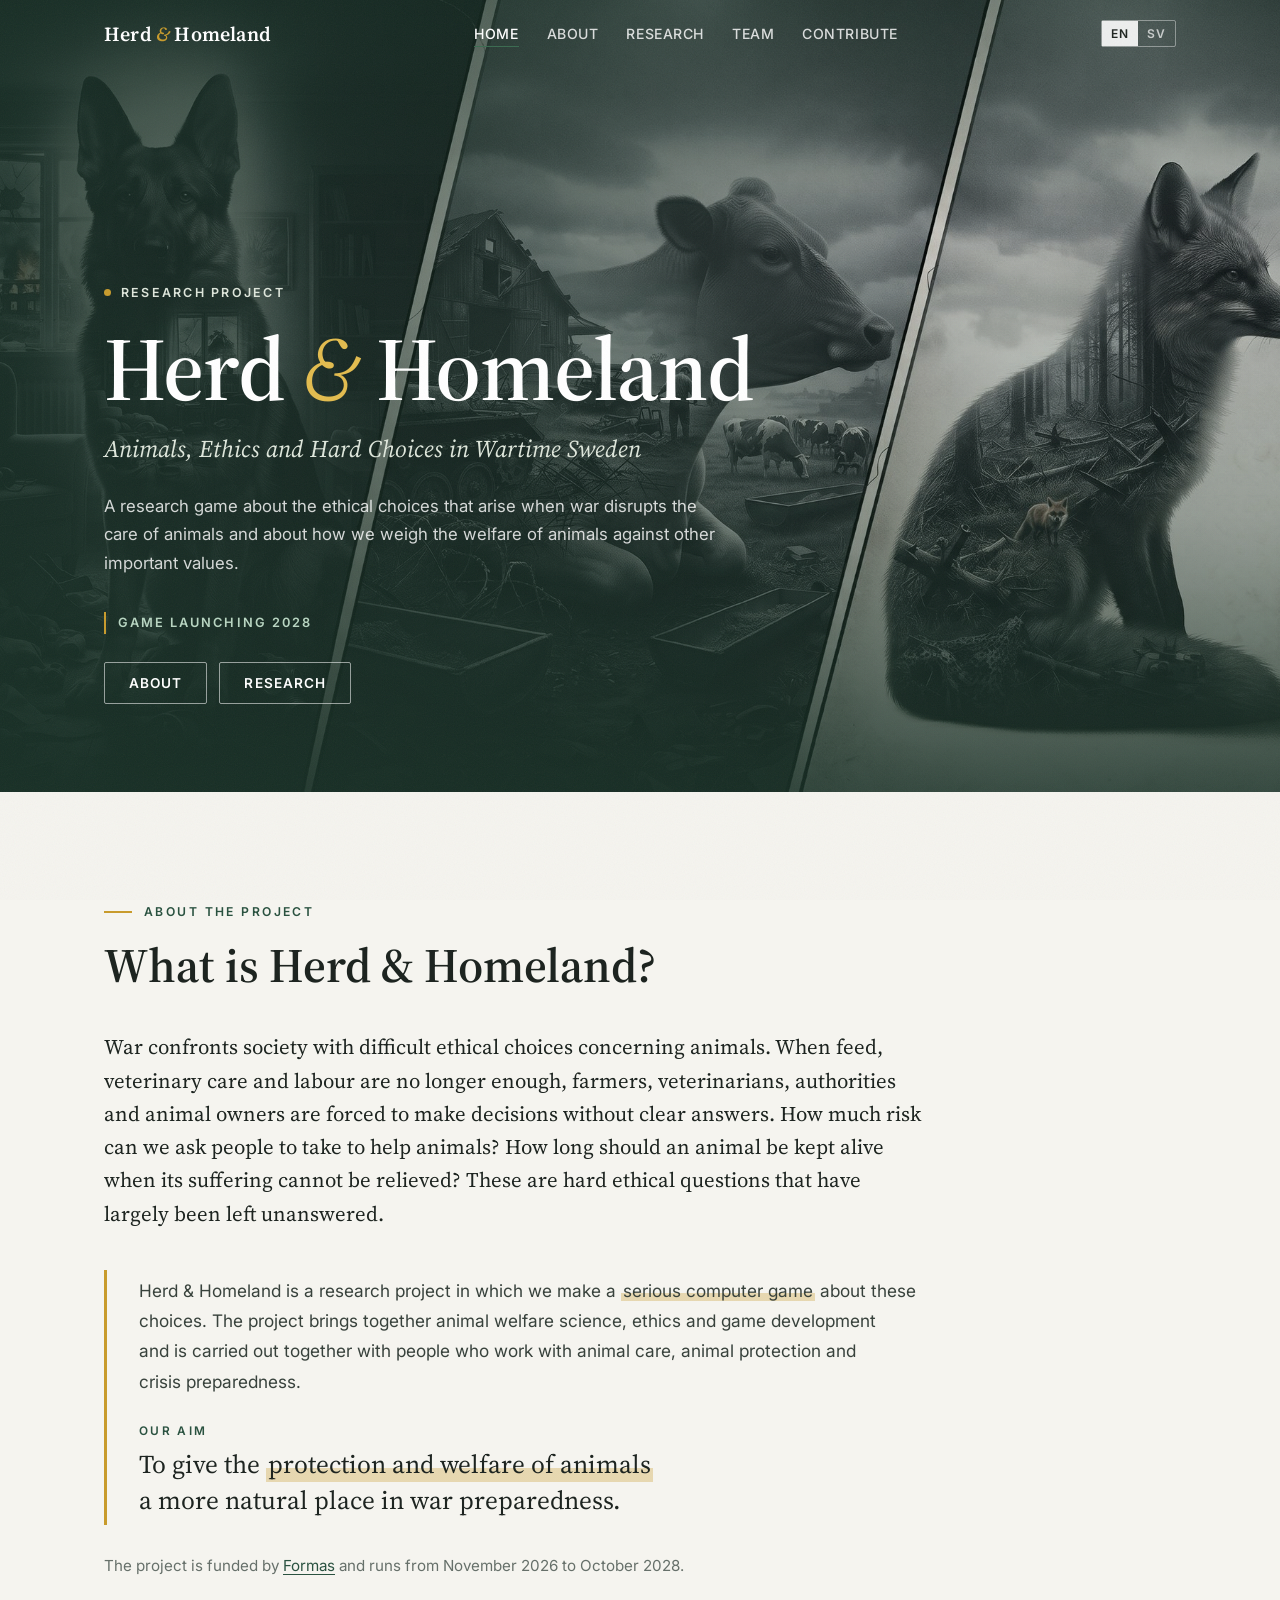
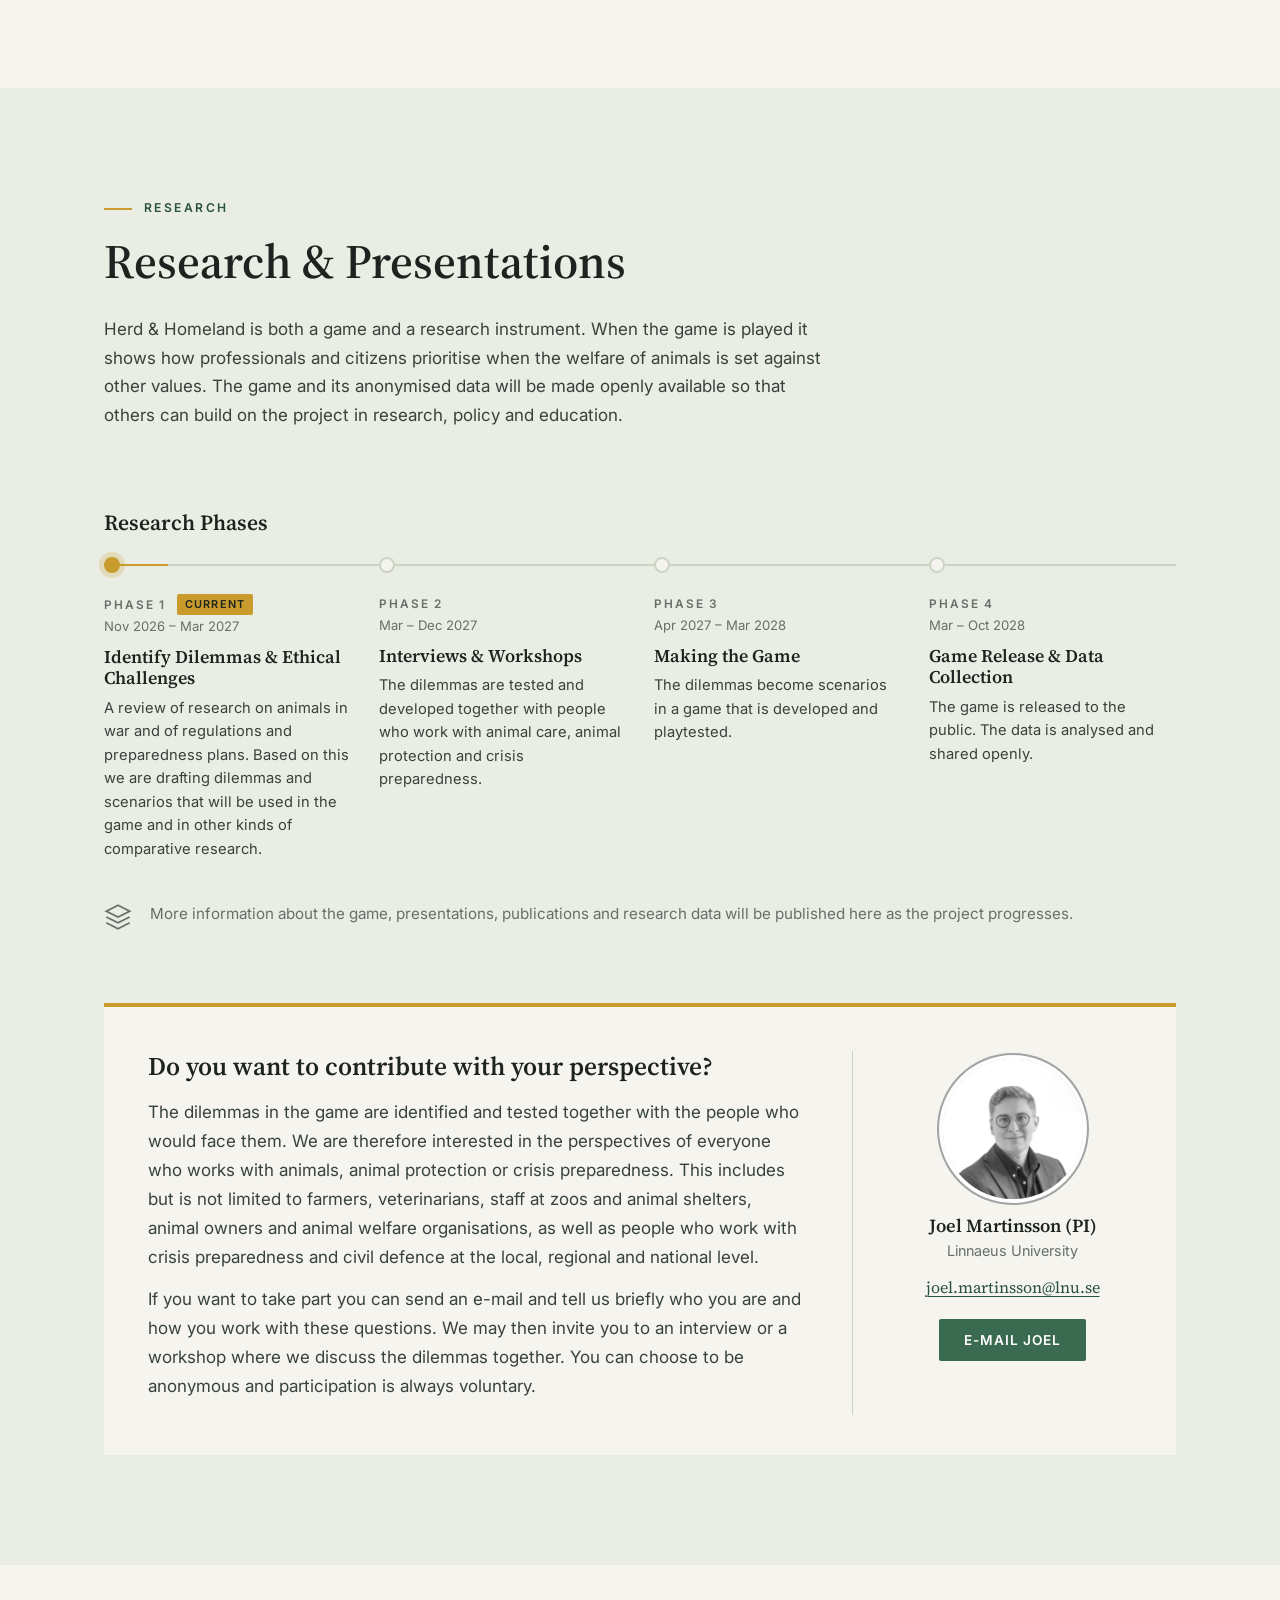
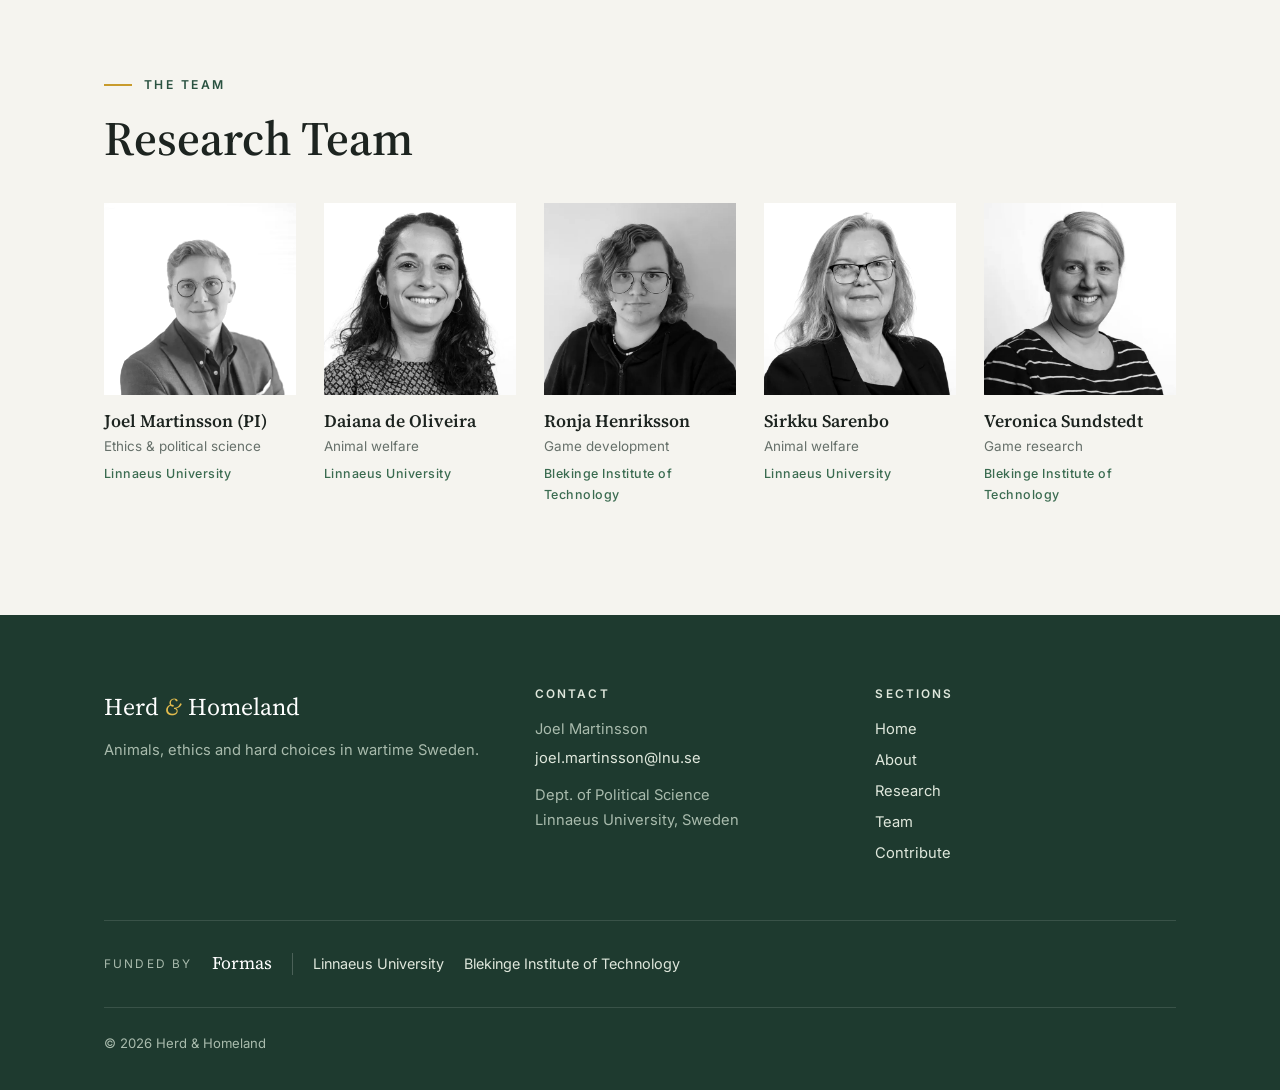
<file: index.html>
<!DOCTYPE html>
<html lang="en">
<head>
    <meta charset="UTF-8">
    <meta name="viewport" content="width=device-width, initial-scale=1.0">
    <title>Herd &amp; Homeland</title>
    <meta name="description" content="Herd &amp; Homeland is a research game about animals, ethics and hard choices in wartime Sweden. Funded by Formas.">
    <link rel="canonical" href="https://animalsinwar.com/">

    <!-- Open Graph -->
    <meta property="og:type" content="website">
    <meta property="og:url" content="https://animalsinwar.com/">
    <meta property="og:title" content="Herd &amp; Homeland: Animals, Ethics and Hard Choices in Wartime Sweden">
    <meta property="og:description" content="A research game about the ethical choices that arise when war disrupts the care of animals.">
    <meta property="og:image" content="https://animalsinwar.com/images/og-image.jpg">
    <meta property="og:locale" content="en_US">
    <meta property="og:locale:alternate" content="sv_SE">
    <meta property="og:site_name" content="Herd &amp; Homeland">

    <!-- Twitter Card -->
    <meta name="twitter:card" content="summary_large_image">
    <meta name="twitter:title" content="Herd &amp; Homeland: Animals, Ethics and Hard Choices in Wartime Sweden">
    <meta name="twitter:description" content="A research game about the ethical choices that arise when war disrupts the care of animals.">
    <meta name="twitter:image" content="https://animalsinwar.com/images/og-image.jpg">

    <meta name="keywords" content="Herd and Homeland, animals in war, animal ethics, animal welfare, civil defence, war preparedness, serious game, Formas, Linnaeus University, BTH">
    <meta name="author" content="Joel Martinsson, Linnaeus University">
    <meta name="robots" content="index, follow">

    <link rel="preconnect" href="https://fonts.googleapis.com">
    <link rel="preconnect" href="https://fonts.gstatic.com" crossorigin>
    <link href="https://fonts.googleapis.com/css2?family=Source+Serif+4:ital,opsz,wght@0,8..60,400;0,8..60,600;1,8..60,400&family=Inter:wght@400;500;600&display=swap" rel="stylesheet">
    <link rel="stylesheet" href="css/style.css?v=9">
    <link rel="icon" type="image/svg+xml" href="images/favicon.svg">
</head>
<body>

    <!-- ===== NAVIGATION ===== -->
    <nav class="navbar" id="navbar">
        <div class="nav-inner">
            <a href="#home" class="nav-logo">Herd <span class="amp">&amp;</span> Homeland</a>
            <ul class="nav-links" id="navLinks">
                <li><a href="#home" class="active" data-en="Home" data-sv="Hem">Home</a></li>
                <li><a href="#about" data-en="About" data-sv="Om projektet">About</a></li>
                <li><a href="#research" data-en="Research" data-sv="Forskning">Research</a></li>
                <li><a href="#team" data-en="Team" data-sv="Teamet">Team</a></li>
                <li><a href="#contribute" data-en="Contribute" data-sv="Medverka">Contribute</a></li>
            </ul>
            <div class="nav-right">
                <button class="lang-switch" id="langSwitch" aria-label="Switch language / Byt språk">
                    <span class="lang-en active">EN</span>
                    <span class="lang-sv">SV</span>
                </button>
                <button class="mobile-toggle" id="mobileToggle" aria-label="Menu">
                    <span></span><span></span><span></span>
                </button>
            </div>
        </div>
    </nav>

    <!-- ===== HERO ===== -->
    <header id="home" class="hero">
        <div class="hero-bg">
            <img src="images/hero.jpg" alt="" aria-hidden="true">
            <div class="hero-shade"></div>
        </div>
        <div class="hero-content">
            <div class="hero-label">
                <span class="label-dot"></span>
                <span data-en="Research Project" data-sv="Forskningsprojekt">Research Project</span>
            </div>
            <h1>Herd <span class="amp">&amp;</span> Homeland</h1>
            <p class="hero-subtitle" data-en="Animals, Ethics and Hard Choices in Wartime Sweden" data-sv="Djur, etik och svåra val i krigets Sverige">Animals, Ethics and Hard Choices in Wartime Sweden</p>
            <p class="hero-desc" data-en="A research game about the ethical choices that arise when war disrupts the care of animals and about how we weigh the welfare of animals against other important values." data-sv="Ett forskningsspel om de etiska val som uppstår när kriget stör omsorgen om djuren och om hur vi väger djurens välfärd mot andra viktiga värden.">A research game about the ethical choices that arise when war disrupts the care of animals and about how we weigh the welfare of animals against other important values.</p>
            <p class="hero-launch" data-en="Game launching 2028" data-sv="Spelsläpp 2028">Game launching 2028</p>
            <div class="hero-buttons">
                <a href="#about" class="btn btn-ghost" data-en="About" data-sv="Om projektet">About</a>
                <a href="#research" class="btn btn-ghost" data-en="Research" data-sv="Forskning">Research</a>
            </div>
        </div>
    </header>

    <!-- ===== ABOUT ===== -->
    <section id="about" class="section">
        <div class="container">
            <div class="section-eyebrow" data-en="About the Project" data-sv="Om projektet">About the Project</div>
            <h2 class="section-heading" data-en="What is Herd &amp; Homeland?" data-sv="Vad är Herd &amp; Homeland?">What is Herd &amp; Homeland?</h2>

            <div class="about-content">
                <p class="lead" data-en="War confronts society with difficult ethical choices concerning animals. When feed, veterinary care and labour are no longer enough, farmers, veterinarians, authorities and animal owners are forced to make decisions without clear answers. How much risk can we ask people to take to help animals? How long should an animal be kept alive when its suffering cannot be relieved? These are hard ethical questions that have largely been left unanswered." data-sv="Krig ställer samhället inför svåra etiska val som rör djuren. När foder, veterinärvård och arbetskraft inte längre räcker till tvingas lantbrukare, veterinärer, myndigheter och djurägare att fatta beslut utan tydliga svar. Hur stor risk kan vi begära att människor tar för att hjälpa djuren? Hur länge bör ett djur hållas vid liv när dess lidande inte går att lindra? Det är svåra etiska frågor som till stor del har lämnats obesvarade.">War confronts society with difficult ethical choices concerning animals. When feed, veterinary care and labour are no longer enough, farmers, veterinarians, authorities and animal owners are forced to make decisions without clear answers. How much risk can we ask people to take to help animals? How long should an animal be kept alive when its suffering cannot be relieved? These are hard ethical questions that have largely been left unanswered.</p>
            </div>

            <div class="key-panel">
                <p class="key-text" data-en="Herd &amp;amp; Homeland is a research project in which we make a &lt;mark&gt;serious computer game&lt;/mark&gt; about these choices. The project brings together animal welfare science, ethics and game development and is carried out together with people who work with animal care, animal protection and crisis preparedness." data-sv="Herd &amp;amp; Homeland är ett forskningsprojekt där vi gör ett &lt;mark&gt;seriöst datorspel&lt;/mark&gt; om dessa val. Projektet förenar djurvälfärdsvetenskap, etik och spelutveckling och genomförs tillsammans med personer som arbetar med djuromsorg, djurskydd och krisberedskap.">Herd &amp; Homeland is a research project in which we make a <mark>serious computer game</mark> about these choices. The project brings together animal welfare science, ethics and game development and is carried out together with people who work with animal care, animal protection and crisis preparedness.</p>
                <div class="key-aim">
                    <span class="key-aim-label" data-en="Our aim" data-sv="Vårt mål">Our aim</span>
                    <p data-en="To give the &lt;mark&gt;protection and welfare of animals&lt;/mark&gt; a more natural place in war preparedness." data-sv="Att &lt;mark&gt;djurens skydd och välfärd&lt;/mark&gt; ska få en mer självklar plats i krigsberedskapen.">To give the <mark>protection and welfare of animals</mark> a more natural place in war preparedness.</p>
                </div>
            </div>

            <p class="funding-note" data-en="The project is funded by &lt;a href='https://formas.se/en/start-page.html' target='_blank' rel='noopener'&gt;Formas&lt;/a&gt; and runs from November 2026 to October 2028." data-sv="Projektet finansieras av &lt;a href='https://formas.se' target='_blank' rel='noopener'&gt;Formas&lt;/a&gt; och pågår från november 2026 till oktober 2028.">The project is funded by <a href="https://formas.se/en/start-page.html" target="_blank" rel="noopener">Formas</a> and runs from November 2026 to October 2028.</p>
        </div>
    </section>

    <!-- ===== RESEARCH ===== -->
    <section id="research" class="section section-alt">
        <div class="container">
            <div class="section-eyebrow" data-en="Research" data-sv="Forskning">Research</div>
            <h2 class="section-heading" data-en="Research &amp; Presentations" data-sv="Forskning &amp; presentationer">Research &amp; Presentations</h2>
            <p class="section-intro" data-en="Herd &amp;amp; Homeland is both a game and a research instrument. When the game is played it shows how professionals and citizens prioritise when the welfare of animals is set against other values. The game and its anonymised data will be made openly available so that others can build on the project in research, policy and education." data-sv="Herd &amp;amp; Homeland är både ett spel och ett forskningsinstrument. När spelet spelas visar det hur yrkesverksamma och medborgare prioriterar när djurens välfärd ställs mot andra värden. Spelet och dess avidentifierade data kommer att göras öppet tillgängliga så att andra kan bygga vidare på projektet inom forskning, policy och utbildning.">Herd &amp; Homeland is both a game and a research instrument. When the game is played it shows how professionals and citizens prioritise when the welfare of animals is set against other values. The game and its anonymised data will be made openly available so that others can build on the project in research, policy and education.</p>

            <div class="phases">
                <h3 class="phases-heading" data-en="Research Phases" data-sv="Forskningsfaser">Research Phases</h3>
                <div class="phases-track"><div class="phases-progress" style="width: 6%"></div></div>
                <div class="phases-grid">
                    <div class="phase current">
                        <div class="phase-marker"></div>
                        <div class="phase-number"><span data-en="Phase 1" data-sv="Fas 1">Phase 1</span> <span class="phase-badge" data-en="Current" data-sv="Pågår">Current</span></div>
                        <div class="phase-time" data-en="Nov 2026 – Mar 2027" data-sv="Nov 2026 – mars 2027">Nov 2026 – Mar 2027</div>
                        <h4 data-en="Identify Dilemmas &amp;amp; Ethical Challenges" data-sv="Identifiera dilemman &amp;amp; etiska utmaningar">Identify Dilemmas &amp; Ethical Challenges</h4>
                        <p data-en="A review of research on animals in war and of regulations and preparedness plans. Based on this we are drafting dilemmas and scenarios that will be used in the game and in other kinds of comparative research." data-sv="En genomgång av forskning om djur i krig samt av regelverk och beredskapsplaner. Utifrån den tar vi fram utkast till dilemman och scenarier som ska användas i spelet och i andra slags jämförande forskning.">A review of research on animals in war and of regulations and preparedness plans. Based on this we are drafting dilemmas and scenarios that will be used in the game and in other kinds of comparative research.</p>
                    </div>
                    <div class="phase future">
                        <div class="phase-marker"></div>
                        <div class="phase-number" data-en="Phase 2" data-sv="Fas 2">Phase 2</div>
                        <div class="phase-time" data-en="Mar – Dec 2027" data-sv="Mars – dec 2027">Mar – Dec 2027</div>
                        <h4 data-en="Interviews &amp;amp; Workshops" data-sv="Intervjuer &amp;amp; workshops">Interviews &amp; Workshops</h4>
                        <p data-en="The dilemmas are tested and developed together with people who work with animal care, animal protection and crisis preparedness." data-sv="Dilemmana prövas och utvecklas tillsammans med personer som arbetar med djuromsorg, djurskydd och krisberedskap.">The dilemmas are tested and developed together with people who work with animal care, animal protection and crisis preparedness.</p>
                    </div>
                    <div class="phase future">
                        <div class="phase-marker"></div>
                        <div class="phase-number" data-en="Phase 3" data-sv="Fas 3">Phase 3</div>
                        <div class="phase-time" data-en="Apr 2027 – Mar 2028" data-sv="April 2027 – mars 2028">Apr 2027 – Mar 2028</div>
                        <h4 data-en="Making the Game" data-sv="Spelet görs">Making the Game</h4>
                        <p data-en="The dilemmas become scenarios in a game that is developed and playtested." data-sv="Dilemmana blir scenarier i ett spel som utvecklas och speltestas.">The dilemmas become scenarios in a game that is developed and playtested.</p>
                    </div>
                    <div class="phase future">
                        <div class="phase-marker"></div>
                        <div class="phase-number" data-en="Phase 4" data-sv="Fas 4">Phase 4</div>
                        <div class="phase-time" data-en="Mar – Oct 2028" data-sv="Mars – okt 2028">Mar – Oct 2028</div>
                        <h4 data-en="Game Release &amp;amp; Data Collection" data-sv="Spelsläpp &amp;amp; datainsamling">Game Release &amp; Data Collection</h4>
                        <p data-en="The game is released to the public. The data is analysed and shared openly." data-sv="Spelet släpps för allmänheten. Data analyseras och delas öppet.">The game is released to the public. The data is analysed and shared openly.</p>
                    </div>
                </div>
            </div>

            <div class="research-coming">
                <svg viewBox="0 0 24 24" width="28" height="28" fill="none" stroke="currentColor" stroke-width="1.5" aria-hidden="true"><path d="M12 2L2 7l10 5 10-5-10-5z"/><path d="M2 17l10 5 10-5"/><path d="M2 12l10 5 10-5"/></svg>
                <p data-en="More information about the game, presentations, publications and research data will be published here as the project progresses." data-sv="Mer information om spelet, presentationer, publikationer och forskningsdata kommer att publiceras här allteftersom projektet fortskrider.">More information about the game, presentations, publications and research data will be published here as the project progresses.</p>
            </div>

            <div id="contribute" class="contribute">
                <div class="contribute-text">
                    <h3 data-en="Do you want to contribute with your perspective?" data-sv="Vill du bidra med ditt perspektiv?">Do you want to contribute with your perspective?</h3>
                    <p data-en="The dilemmas in the game are identified and tested together with the people who would face them. We are therefore interested in the perspectives of everyone who works with animals, animal protection or crisis preparedness. This includes but is not limited to farmers, veterinarians, staff at zoos and animal shelters, animal owners and animal welfare organisations, as well as people who work with crisis preparedness and civil defence at the local, regional and national level." data-sv="Dilemmana i spelet identifieras och prövas tillsammans med de människor som skulle ställas inför dem. Vi är därför intresserade av perspektiven hos alla som arbetar med djur, djurskydd eller krisberedskap. Det inkluderar men är inte begränsat till lantbrukare, veterinärer, personal på djurparker och djurhem, djurägare och djurskyddsorganisationer samt personer som arbetar med krisberedskap och civilt försvar på lokal, regional och nationell nivå.">The dilemmas in the game are identified and tested together with the people who would face them. We are therefore interested in the perspectives of everyone who works with animals, animal protection or crisis preparedness. This includes but is not limited to farmers, veterinarians, staff at zoos and animal shelters, animal owners and animal welfare organisations, as well as people who work with crisis preparedness and civil defence at the local, regional and national level.</p>
                    <p data-en="If you want to take part you can send an e-mail and tell us briefly who you are and how you work with these questions. We may then invite you to an interview or a workshop where we discuss the dilemmas together. You can choose to be anonymous and participation is always voluntary." data-sv="Om du vill delta kan du skicka ett mejl och kort berätta vem du är och hur du arbetar med dessa frågor. Vi kan sedan bjuda in dig till en intervju eller en workshop där vi diskuterar dilemmana tillsammans. Du kan välja att vara anonym och deltagandet är alltid frivilligt.">If you want to take part you can send an e-mail and tell us briefly who you are and how you work with these questions. We may then invite you to an interview or a workshop where we discuss the dilemmas together. You can choose to be anonymous and participation is always voluntary.</p>
                </div>
                <div class="contribute-card">
                    <img src="images/joel.webp" alt="Joel Martinsson" loading="lazy">
                    <h4>Joel Martinsson (PI)</h4>
                    <p data-en="Linnaeus University" data-sv="Linnéuniversitetet">Linnaeus University</p>
                    <p class="email"><a href="mailto:joel.martinsson@lnu.se">joel.martinsson@lnu.se</a></p>
                    <a class="btn btn-primary" href="mailto:joel.martinsson@lnu.se?subject=Herd%20%26%20Homeland" data-en="E-mail Joel" data-sv="Mejla Joel">E-mail Joel</a>
                </div>
            </div>
        </div>
    </section>

    <!-- ===== TEAM ===== -->
    <section id="team" class="section">
        <div class="container">
            <div class="section-eyebrow" data-en="The Team" data-sv="Teamet">The Team</div>
            <h2 class="section-heading" data-en="Research Team" data-sv="Forskarteamet">Research Team</h2>
            <div class="team-row">
                <a href="https://joelmartinsson.org" target="_blank" rel="noopener" class="member">
                    <div class="member-img"><img src="images/joel.webp" alt="Joel Martinsson" loading="lazy"></div>
                    <h3>Joel Martinsson (PI)</h3>
                    <p class="role" data-en="Ethics &amp;amp; political science" data-sv="Etik &amp;amp; statsvetenskap">Ethics &amp; political science</p>
                    <p class="org" data-en="Linnaeus University" data-sv="Linnéuniversitetet">Linnaeus University</p>
                </a>
                <a href="https://www.lnu.se/personal/daiana.deoliveira" target="_blank" rel="noopener" class="member">
                    <div class="member-img"><img src="images/daiana.webp" alt="Daiana de Oliveira" loading="lazy"></div>
                    <h3>Daiana de Oliveira</h3>
                    <p class="role" data-en="Animal welfare" data-sv="Djurvälfärd">Animal welfare</p>
                    <p class="org" data-en="Linnaeus University" data-sv="Linnéuniversitetet">Linnaeus University</p>
                </a>
                <a href="https://www.bth.se/om-bth/personer/ronja-henriksson" target="_blank" rel="noopener" class="member">
                    <div class="member-img"><img src="images/ronja.webp" alt="Ronja Henriksson" loading="lazy"></div>
                    <h3>Ronja Henriksson</h3>
                    <p class="role" data-en="Game development" data-sv="Spelutveckling">Game development</p>
                    <p class="org" data-en="Blekinge Institute of Technology" data-sv="Blekinge Tekniska Högskola">Blekinge Institute of Technology</p>
                </a>
                <a href="https://www.lnu.se/personal/sirkku.sarenbo" target="_blank" rel="noopener" class="member">
                    <div class="member-img"><img src="images/sirkku.webp" alt="Sirkku Sarenbo" loading="lazy"></div>
                    <h3>Sirkku Sarenbo</h3>
                    <p class="role" data-en="Animal welfare" data-sv="Djurvälfärd">Animal welfare</p>
                    <p class="org" data-en="Linnaeus University" data-sv="Linnéuniversitetet">Linnaeus University</p>
                </a>
                <a href="https://www.bth.se/om-bth/personer/veronica-sundstedt" target="_blank" rel="noopener" class="member">
                    <div class="member-img"><img src="images/veronica.webp" alt="Veronica Sundstedt" loading="lazy"></div>
                    <h3>Veronica Sundstedt</h3>
                    <p class="role" data-en="Game research" data-sv="Spelforskning">Game research</p>
                    <p class="org" data-en="Blekinge Institute of Technology" data-sv="Blekinge Tekniska Högskola">Blekinge Institute of Technology</p>
                </a>
            </div>
        </div>
    </section>

    <!-- ===== FOOTER ===== -->
    <footer class="footer">
        <div class="container">
            <div class="footer-top">
                <div class="footer-col">
                    <div class="footer-logo">Herd <span class="amp">&amp;</span> Homeland</div>
                    <p data-en="Animals, ethics and hard choices in wartime Sweden." data-sv="Djur, etik och svåra val i krigets Sverige.">Animals, ethics and hard choices in wartime Sweden.</p>
                </div>
                <div class="footer-col">
                    <h4 data-en="Contact" data-sv="Kontakt">Contact</h4>
                    <p>Joel Martinsson</p>
                    <p><a href="mailto:joel.martinsson@lnu.se">joel.martinsson@lnu.se</a></p>
                    <p class="footer-address" data-en="Dept. of Political Science&lt;br&gt;Linnaeus University, Sweden" data-sv="Institutionen för statsvetenskap&lt;br&gt;Linnéuniversitetet">Dept. of Political Science<br>Linnaeus University, Sweden</p>
                </div>
                <div class="footer-col">
                    <h4 data-en="Sections" data-sv="Sektioner">Sections</h4>
                    <ul>
                        <li><a href="#home" data-en="Home" data-sv="Hem">Home</a></li>
                        <li><a href="#about" data-en="About" data-sv="Om projektet">About</a></li>
                        <li><a href="#research" data-en="Research" data-sv="Forskning">Research</a></li>
                        <li><a href="#team" data-en="Team" data-sv="Teamet">Team</a></li>
                        <li><a href="#contribute" data-en="Contribute" data-sv="Medverka">Contribute</a></li>
                    </ul>
                </div>
            </div>
            <div class="funded-by">
                <span class="funded-label" data-en="Funded by" data-sv="Finansierat av">Funded by</span>
                <a href="https://formas.se/en/start-page.html" data-en-href="https://formas.se/en/start-page.html" data-sv-href="https://formas.se" target="_blank" rel="noopener" class="funder-link"><span class="funder-name">Formas</span></a>
                <span class="funder-divider"></span>
                <a href="https://lnu.se" target="_blank" rel="noopener" class="funder-link"><span class="inst-name" data-en="Linnaeus University" data-sv="Linnéuniversitetet">Linnaeus University</span></a>
                <a href="https://www.bth.se" target="_blank" rel="noopener" class="funder-link"><span class="inst-name" data-en="Blekinge Institute of Technology" data-sv="Blekinge Tekniska Högskola">Blekinge Institute of Technology</span></a>
            </div>
            <div class="footer-bottom">
                <p>&copy; <span id="year">2026</span> Herd &amp; Homeland</p>
            </div>
        </div>
    </footer>

    <script src="js/main.js?v=4"></script>
</body>
</html>
</file>
<file: css/style.css>
/* =============================================
   HERD & HOMELAND — Styles
   Monochrome, paper-toned, one warm accent
   ============================================= */

:root {
    --paper:       #f5f4ef;
    --paper-2:     #e9ede3;   /* sage */
    --paper-3:     #dce4d5;
    --ink:         #1d2420;
    --ink-2:       #38423c;
    --ink-3:       #66706a;
    --line:        #ccd4c4;
    --night:       #1e3a2f;   /* forest */
    --night-2:     #28473a;
    --night-text:  #dfe7dc;
    --night-muted: #a9bbad;
    --accent:      #3a6b50;   /* moss green */
    --accent-dark: #2a5240;
    --rust:        #c89b2c;   /* deep yellow accent for details */
    --gold-light:  #e3bc4e;

    --serif: 'Source Serif 4', Georgia, 'Times New Roman', serif;
    --sans:  'Inter', system-ui, -apple-system, 'Segoe UI', sans-serif;

    --max: 1120px;
    --nav-h: 68px;
}

*, *::before, *::after { box-sizing: border-box; }

html { scroll-behavior: smooth; scroll-padding-top: var(--nav-h); }

body {
    margin: 0;
    background: var(--paper);
    color: var(--ink);
    font-family: var(--sans);
    font-size: 17px;
    line-height: 1.7;
    -webkit-font-smoothing: antialiased;
}

/* faint paper grain over everything */
body::before {
    content: '';
    position: fixed;
    inset: 0;
    pointer-events: none;
    z-index: 1000;
    opacity: .05;
    background-image: url("data:image/svg+xml,%3Csvg xmlns='http://www.w3.org/2000/svg' width='160' height='160'%3E%3Cfilter id='n'%3E%3CfeTurbulence type='fractalNoise' baseFrequency='.9' numOctaves='3' stitchTiles='stitch'/%3E%3C/filter%3E%3Crect width='100%25' height='100%25' filter='url(%23n)'/%3E%3C/svg%3E");
}

img { max-width: 100%; display: block; }

a { color: var(--accent-dark); text-decoration-thickness: 1px; text-underline-offset: 3px; }
a:hover { color: var(--accent); }

h1, h2, h3, h4 { font-family: var(--serif); font-weight: 600; line-height: 1.2; margin: 0; }

.container { max-width: var(--max); margin: 0 auto; padding: 0 24px; }

/* ===== NAV ===== */
.navbar {
    position: fixed;
    top: 0; left: 0; right: 0;
    height: var(--nav-h);
    z-index: 100;
    transition: background .3s, border-color .3s;
    border-bottom: 1px solid transparent;
}
.navbar.scrolled,
.navbar.solid {
    background: rgba(245, 244, 239, .96);
    backdrop-filter: blur(8px);
    border-bottom-color: var(--line);
}
.nav-inner {
    max-width: var(--max);
    height: 100%;
    margin: 0 auto;
    padding: 0 24px;
    display: flex;
    align-items: center;
    justify-content: space-between;
    gap: 24px;
}
.nav-logo {
    font-family: var(--serif);
    font-size: 1.25rem;
    font-weight: 600;
    color: #fff;
    text-decoration: none;
    letter-spacing: .01em;
    white-space: nowrap;
}
.nav-logo .amp { color: var(--rust); font-style: italic; }
.navbar.scrolled .nav-logo,
.navbar.solid .nav-logo { color: var(--ink); }

.nav-links { list-style: none; display: flex; gap: 28px; margin: 0; padding: 0; }
.nav-links a {
    color: rgba(255,255,255,.82);
    text-decoration: none;
    font-size: .88rem;
    font-weight: 500;
    letter-spacing: .04em;
    text-transform: uppercase;
    padding: 4px 0;
    border-bottom: 1px solid transparent;
}
.nav-links a:hover, .nav-links a.active { color: #fff; border-bottom-color: var(--accent); }
.navbar.scrolled .nav-links a,
.navbar.solid .nav-links a { color: var(--ink-2); }
.navbar.scrolled .nav-links a:hover, .navbar.scrolled .nav-links a.active,
.navbar.solid .nav-links a:hover, .navbar.solid .nav-links a.active { color: var(--ink); }

.nav-right { display: flex; align-items: center; gap: 12px; }

.lang-switch {
    display: flex;
    border: 1px solid rgba(255,255,255,.4);
    background: transparent;
    border-radius: 2px;
    padding: 0;
    cursor: pointer;
    font: 600 .75rem var(--sans);
    letter-spacing: .08em;
}
.lang-switch span { padding: 5px 9px; color: rgba(255,255,255,.7); }
.lang-switch span.active { background: rgba(255,255,255,.9); color: var(--ink); }
.navbar.scrolled .lang-switch, .navbar.solid .lang-switch { border-color: var(--ink-3); }
.navbar.scrolled .lang-switch span, .navbar.solid .lang-switch span { color: var(--ink-3); }
.navbar.scrolled .lang-switch span.active, .navbar.solid .lang-switch span.active { background: var(--ink); color: var(--paper); }

.mobile-toggle {
    display: none;
    width: 40px; height: 40px;
    background: none; border: 0; cursor: pointer;
    flex-direction: column; justify-content: center; gap: 5px; padding: 8px;
}
.mobile-toggle span { display: block; height: 2px; background: #fff; transition: transform .25s, opacity .25s; }
.navbar.scrolled .mobile-toggle span, .navbar.solid .mobile-toggle span { background: var(--ink); }
.mobile-toggle.open span:nth-child(1) { transform: translateY(7px) rotate(45deg); }
.mobile-toggle.open span:nth-child(2) { opacity: 0; }
.mobile-toggle.open span:nth-child(3) { transform: translateY(-7px) rotate(-45deg); }

/* ===== HERO ===== */
.hero {
    position: relative;
    min-height: 88vh;
    min-height: 88svh;
    display: flex;
    align-items: flex-end;
    color: #fff;
    background: var(--night);
    overflow: hidden;
}
.hero-bg {
    position: absolute;
    inset: 0;
    background:
        radial-gradient(ellipse at 70% 30%, #3a3c3d 0%, transparent 60%),
        linear-gradient(180deg, #2a2c2d 0%, var(--night) 100%);
}
.hero-bg img {
    width: 100%; height: 100%;
    object-fit: cover;
    object-position: center 35%;
    filter: grayscale(.25) contrast(1.05);
}
.hero-shade {
    position: absolute;
    inset: 0;
    background:
        linear-gradient(90deg, rgba(24,48,38,.78) 0%, rgba(24,48,38,.4) 45%, rgba(24,48,38,.05) 72%),
        linear-gradient(180deg, rgba(24,48,38,.5) 0%, rgba(24,48,38,.08) 30%, rgba(24,48,38,.35) 65%, rgba(24,48,38,.85) 100%);
}
.hero-content {
    position: relative;
    max-width: var(--max);
    width: 100%;
    margin: 0 auto;
    padding: calc(var(--nav-h) + 40px) 24px 88px;
}
.hero-label {
    display: inline-flex;
    align-items: center;
    gap: 10px;
    font-size: .78rem;
    font-weight: 600;
    letter-spacing: .18em;
    text-transform: uppercase;
    color: var(--night-text);
    margin-bottom: 20px;
}
.label-dot { width: 7px; height: 7px; background: var(--rust); border-radius: 50%; }
.hero h1 {
    font-size: clamp(2.8rem, 8vw, 5.6rem);
    font-weight: 600;
    letter-spacing: -.01em;
    line-height: 1.02;
    margin-bottom: 14px;
}
.hero h1 .amp { color: var(--gold-light); font-style: italic; font-weight: 400; }
.hero-subtitle {
    font-family: var(--serif);
    font-style: italic;
    font-size: clamp(1.1rem, 2.4vw, 1.5rem);
    color: var(--night-text);
    margin: 0 0 22px;
}
.hero-desc { max-width: 620px; color: rgba(255,255,255,.82); font-size: 1.05rem; margin: 0 0 30px; }
.hero-buttons { display: flex; flex-wrap: wrap; gap: 12px; }

/* ===== BUTTONS ===== */
.btn {
    display: inline-block;
    padding: 12px 24px;
    font: 600 .85rem var(--sans);
    letter-spacing: .08em;
    text-transform: uppercase;
    text-decoration: none;
    border: 1px solid transparent;
    border-radius: 2px;
    cursor: pointer;
    transition: background .2s, color .2s, border-color .2s;
}
.btn-primary { background: var(--accent); color: #fff; }
.btn-primary:hover { background: var(--accent-dark); color: #fff; }
.btn-ghost { border-color: rgba(255,255,255,.55); color: #fff; }
.btn-ghost:hover { background: #fff; color: var(--ink); }
.btn-dark { border-color: var(--ink); color: var(--ink); }
.btn-dark:hover { background: var(--ink); color: var(--paper); }

/* ===== SECTIONS ===== */
.section { padding: 110px 0; position: relative; }
.section-alt { background: var(--paper-2); }
.section-dark { background: var(--night); color: var(--night-text); }

.section-eyebrow {
    display: flex;
    align-items: center;
    gap: 12px;
    font-size: .76rem;
    font-weight: 600;
    letter-spacing: .2em;
    text-transform: uppercase;
    color: var(--accent-dark);
    margin-bottom: 14px;
}
.section-eyebrow::before { content: ''; width: 28px; height: 1px; background: currentColor; }
.section-eyebrow.light { color: #b9d6c2; }

.section-heading { font-size: clamp(2rem, 4.4vw, 3rem); margin-bottom: 36px; max-width: 820px; }
.section-heading.light { color: #fff; }
.section-intro { max-width: 720px; color: var(--ink-2); margin: -12px 0 48px; }

.lead { font-family: var(--serif); font-size: 1.3rem; line-height: 1.6; color: var(--ink); }

.about-content { max-width: 820px; }
.about-content p { color: var(--ink-2); }
.about-content .lead { color: var(--ink); }

/* About layout with facts panel */
.about-layout { display: grid; grid-template-columns: minmax(0, 1fr) 320px; gap: 56px; align-items: start; }
.about-content h3 { font-size: 1.35rem; margin: 40px 0 12px; }
.facts {
    position: sticky;
    top: calc(var(--nav-h) + 24px);
    background: var(--paper-2);
    border-top: 3px solid var(--accent);
    padding: 28px 28px 20px;
    font-size: .92rem;
}
.facts h3 { font-size: 1.15rem; margin-bottom: 16px; }
.facts dl { margin: 0; }
.facts dt { font-size: .7rem; font-weight: 600; letter-spacing: .16em; text-transform: uppercase; color: var(--accent-dark); margin-top: 14px; }
.facts dt:first-child { margin-top: 0; }
.facts dd { margin: 2px 0 0; color: var(--ink-2); line-height: 1.55; }

/* Why it matters */
.why-grid { display: grid; grid-template-columns: repeat(3, 1fr); gap: 36px; margin-bottom: 64px; }
.why-item { border-top: 1px solid var(--accent); padding-top: 20px; }
.why-num { font-family: var(--serif); font-size: 2.2rem; line-height: 1; color: var(--accent); margin-bottom: 12px; }
.why-item h3 { font-size: 1.2rem; margin-bottom: 10px; }
.why-item p { margin: 0; color: var(--ink-2); font-size: .96rem; }
.relevance { display: grid; grid-template-columns: 1fr 1fr; gap: 28px; }
.relevance-card { background: var(--paper); padding: 32px; border-left: 3px solid var(--accent); }
.relevance-card h3 { font-size: 1.2rem; margin-bottom: 10px; }
.relevance-card p { margin: 0; color: var(--ink-2); font-size: .96rem; }

/* Research questions */
.research-questions {
    margin: 56px 0;
    padding: 36px 40px;
    background: var(--paper-2);
    border-left: 3px solid var(--accent);
}
.research-questions h3 { font-size: 1.35rem; margin-bottom: 18px; }
.research-questions ol { margin: 0; padding-left: 1.3em; }
.research-questions li { margin-bottom: 12px; padding-left: 6px; color: var(--ink-2); }
.research-questions li::marker { font-family: var(--serif); font-weight: 600; color: var(--accent-dark); }

/* Animals strip */
.animals { margin: 64px 0 0; }
.animals h3 { font-size: 1.35rem; margin-bottom: 8px; }
.animals > p { color: var(--ink-2); margin: 0 0 24px; }
.animals-grid {
    display: grid;
    grid-template-columns: repeat(auto-fill, minmax(190px, 1fr));
    gap: 1px;
    background: var(--line);
    border: 1px solid var(--line);
}
.animal {
    background: var(--paper);
    padding: 22px 20px;
}
.animal h4 { font-size: 1.05rem; margin-bottom: 4px; }
.animal p { margin: 0; font-size: .9rem; color: var(--ink-3); line-height: 1.5; }

/* Phases */
.phases { margin-top: 80px; }
.phases-heading { font-size: 1.35rem; margin-bottom: 28px; }
.phases-track { height: 2px; background: var(--line); position: relative; margin-bottom: 0; }
.phases-progress { position: absolute; left: 0; top: 0; bottom: 0; background: var(--accent); }
.phases-grid {
    display: grid;
    grid-template-columns: repeat(4, 1fr);
    gap: 28px;
}
.phase { padding-top: 28px; position: relative; }
.phase-marker {
    position: absolute;
    top: -9px; left: 0;
    width: 16px; height: 16px;
    border-radius: 50%;
    background: var(--paper);
    border: 2px solid var(--line);
}
.phase.current .phase-marker { border-color: var(--accent); background: var(--accent); box-shadow: 0 0 0 5px rgba(58,107,80,.2); }
.phase.done .phase-marker { border-color: var(--accent-dark); background: var(--accent-dark); }
.phase-number { font-size: .74rem; font-weight: 600; letter-spacing: .16em; text-transform: uppercase; color: var(--ink-3); }
.phase-time { font-size: .82rem; color: var(--ink-3); margin-bottom: 8px; }
.phase-badge {
    display: inline-block;
    margin-left: 6px;
    padding: 1px 8px;
    font-size: .68rem;
    font-weight: 600;
    letter-spacing: .1em;
    text-transform: uppercase;
    background: var(--accent);
    color: #fff;
    border-radius: 2px;
    vertical-align: 1px;
}
.phase h4 { font-size: 1.12rem; margin: 2px 0 8px; }
.phase p { margin: 0; font-size: .92rem; color: var(--ink-2); line-height: 1.6; }
.phase.future { opacity: .78; }

/* ===== TEAM ===== */
.team-row {
    display: grid;
    grid-template-columns: repeat(5, 1fr);
    gap: 28px;
}
.member { text-decoration: none; color: inherit; display: block; }
.member-img {
    aspect-ratio: 1;
    overflow: hidden;
    background: var(--paper-3);
    margin-bottom: 16px;
}
.member-img img {
    width: 100%; height: 100%;
    object-fit: cover;
    filter: grayscale(1) contrast(1.02) brightness(1.04);
    transition: filter .5s, transform .5s;
}
.member:hover .member-img img { filter: grayscale(0); transform: scale(1.03); }
.member h3 { font-size: 1.1rem; color: var(--ink); margin-bottom: 4px; }
.member .role { font-size: .84rem; color: var(--ink-3); line-height: 1.5; margin: 0; }
.member .org { font-size: .78rem; color: var(--accent); font-weight: 500; letter-spacing: .04em; margin: 6px 0 0; }
.team-contact { margin: 56px 0 0; color: var(--ink-2); }

/* ===== RESEARCH ===== */
.research-grid { display: grid; grid-template-columns: 1fr 1fr; gap: 28px; }
.research-card {
    background: var(--paper);
    border: 1px solid var(--line);
    padding: 32px;
}
.research-card h3 { font-size: 1.25rem; margin-bottom: 12px; }
.research-card p { margin: 0 0 12px; color: var(--ink-2); font-size: .96rem; }
.research-card p:last-child { margin-bottom: 0; }
.research-coming {
    margin-top: 40px;
    display: flex;
    gap: 18px;
    align-items: flex-start;
    color: var(--ink-3);
    font-size: .95rem;
}
.research-coming svg { flex: 0 0 auto; margin-top: 2px; }
.research-coming p { margin: 0; }

/* ===== CTA BAND ===== */
.cta-band {
    background: var(--paper-3);
    color: var(--night-text);
    padding: 90px 0;
    text-align: left;
}
.cta-inner { display: flex; align-items: center; justify-content: space-between; gap: 40px; }
.cta-band h2 { color: var(--ink); font-size: clamp(1.7rem, 3.4vw, 2.4rem); margin-bottom: 12px; }
.cta-band p { margin: 0; max-width: 640px; color: var(--ink-2); }
.cta-band .btn { flex: 0 0 auto; }

/* ===== CONTRIBUTE PAGE ===== */
.page-hero {
    position: relative;
    background: var(--night) url('../images/hero.jpg') center 35% / cover no-repeat;
    color: var(--night-text);
    padding: calc(var(--nav-h) + 80px) 0 80px;
}
.page-hero::before {
    content: '';
    position: absolute;
    inset: 0;
    background: linear-gradient(90deg, rgba(24,48,38,.92) 0%, rgba(24,48,38,.75) 55%, rgba(24,48,38,.45) 100%);
}
.page-hero .container { position: relative; }
.page-hero h1 { color: #fff; font-size: clamp(2.2rem, 5.6vw, 3.8rem); margin-bottom: 18px; }
.page-hero p { max-width: 700px; font-size: 1.1rem; margin: 0; }

.who-grid {
    display: grid;
    grid-template-columns: repeat(auto-fill, minmax(240px, 1fr));
    gap: 1px;
    background: var(--line);
    border: 1px solid var(--line);
    margin-bottom: 64px;
}
.who { background: var(--paper); padding: 24px; }
.who h3 { font-size: 1.08rem; margin-bottom: 6px; }
.who p { margin: 0; font-size: .92rem; color: var(--ink-3); line-height: 1.55; }

.how-list { counter-reset: how; list-style: none; padding: 0; margin: 0 0 64px; max-width: 760px; }
.how-list li {
    counter-increment: how;
    position: relative;
    padding: 0 0 26px 60px;
    color: var(--ink-2);
}
.how-list li::before {
    content: counter(how);
    position: absolute;
    left: 0; top: -4px;
    width: 38px; height: 38px;
    border: 1px solid var(--accent);
    border-radius: 50%;
    display: grid;
    place-items: center;
    font-family: var(--serif);
    font-weight: 600;
    color: var(--ink);
}
.how-list strong { color: var(--ink); display: block; font-family: var(--serif); font-size: 1.1rem; font-weight: 600; }

.contact-card {
    display: grid;
    grid-template-columns: 160px 1fr;
    gap: 32px;
    align-items: center;
    background: var(--paper-2);
    border-left: 3px solid var(--accent);
    padding: 36px;
    max-width: 820px;
}
.contact-card img { width: 160px; height: 160px; object-fit: cover; filter: grayscale(1) brightness(1.04); }
.contact-card h3 { font-size: 1.4rem; margin-bottom: 4px; }
.contact-card .title { color: var(--ink-3); margin: 0 0 18px; font-size: .95rem; }
.contact-card .email { font-family: var(--serif); font-size: 1.15rem; margin: 0 0 20px; word-break: break-all; }
.contact-note { max-width: 760px; color: var(--ink-3); font-size: .9rem; margin-top: 32px; }

/* ===== FOOTER ===== */
.footer { background: var(--night); color: var(--night-muted); padding: 72px 0 32px; font-size: .92rem; }
.footer-top { display: grid; grid-template-columns: 1.3fr 1fr 1fr; gap: 40px; margin-bottom: 48px; }
.footer h4 {
    font-family: var(--sans);
    font-size: .74rem;
    letter-spacing: .18em;
    text-transform: uppercase;
    color: var(--night-text);
    margin-bottom: 16px;
}
.footer p { margin: 0 0 4px; }
.footer ul { list-style: none; margin: 0; padding: 0; }
.footer li { margin-bottom: 6px; }
.footer a { color: var(--night-text); text-decoration: none; }
.footer a:hover { color: #fff; text-decoration: underline; }
.footer-address { margin-top: 12px !important; }
.funded-by {
    display: flex;
    align-items: center;
    gap: 20px;
    flex-wrap: wrap;
    padding: 28px 0;
    border-top: 1px solid rgba(255,255,255,.12);
    border-bottom: 1px solid rgba(255,255,255,.12);
}
.funded-label { font-size: .74rem; letter-spacing: .18em; text-transform: uppercase; }
.funder-link { display: inline-flex; align-items: center; gap: 12px; }
.funder-link img { height: 26px; width: auto; }
.funder-name { font-family: var(--serif); font-size: 1.1rem; color: #fff; }
.footer-bottom { padding-top: 24px; font-size: .82rem; }

/* ===== REVEAL ===== */
.reveal { opacity: 0; transform: translateY(16px); transition: opacity .8s ease, transform .8s ease; }
.reveal.visible { opacity: 1; transform: none; }
@media (prefers-reduced-motion: reduce) {
    .reveal { opacity: 1; transform: none; transition: none; }
    html { scroll-behavior: auto; }
}

/* ===== RESPONSIVE ===== */
@media (max-width: 1000px) {
    .about-layout { grid-template-columns: 1fr; gap: 40px; }
    .facts { position: static; }
    .why-grid { grid-template-columns: 1fr; gap: 28px; }
    .team-row { grid-template-columns: repeat(3, 1fr); }
    .phases-grid { grid-template-columns: 1fr 1fr; row-gap: 40px; }
    .phases-track { display: none; }
    .phase { border-top: 2px solid var(--line); }
    .phase.done, .phase.current { border-top-color: var(--accent); }
}

@media (max-width: 820px) {
    .nav-links {
        position: fixed;
        top: var(--nav-h); left: 0; right: 0;
        flex-direction: column;
        gap: 0;
        background: var(--paper);
        border-bottom: 1px solid var(--line);
        padding: 8px 24px 20px;
        transform: translateY(calc(-100% - var(--nav-h)));
        visibility: hidden;
        transition: transform .3s, visibility .3s;
        z-index: -1;
    }
    .nav-links.open { transform: none; visibility: visible; }
    .nav-links a { display: block; padding: 12px 0; color: var(--ink-2) !important; }
    .mobile-toggle { display: flex; }
    .navbar:has(.nav-links.open) { background: var(--paper); border-bottom-color: var(--line); }
    .navbar:has(.nav-links.open) .nav-logo { color: var(--ink); }
    .navbar:has(.nav-links.open) .mobile-toggle span { background: var(--ink); }

    .research-grid, .relevance { grid-template-columns: 1fr; }
    .footer-top { grid-template-columns: 1fr; gap: 32px; }
    .cta-inner { flex-direction: column; align-items: flex-start; }
    .contact-card { grid-template-columns: 1fr; }
}

@media (max-width: 600px) {
    body { font-size: 16px; }
    .container, .nav-inner, .hero-content { padding-left: 16px; padding-right: 16px; }
    .section { padding: 76px 0; }
    .team-row { grid-template-columns: 1fr 1fr; gap: 20px; }
    .phases-grid { grid-template-columns: 1fr; }
    .research-questions { padding: 26px 22px; }
    .research-card, .relevance-card { padding: 24px; }
    .contact-card { padding: 26px 22px; }
    .hero-content { padding-bottom: 64px; }
}


/* =============================================
   v4 — game-focused home page
   ============================================= */

.sub-heading { font-size: 1.5rem; margin: 80px 0 14px; }
.sub-heading.light { color: #fff; }

/* Aim */
.aim { padding: 96px 0 88px; background: var(--paper); }
.aim-statement {
    font-family: var(--serif);
    font-size: clamp(1.7rem, 3.6vw, 2.7rem);
    line-height: 1.25;
    color: var(--ink);
    max-width: 900px;
    margin: 0 0 64px;
}
.aim-steps { display: grid; grid-template-columns: repeat(3, 1fr); gap: 0; border-top: 1px solid var(--line); }
.aim-step { padding: 32px 32px 8px 0; position: relative; }
.aim-step + .aim-step { padding-left: 32px; border-left: 1px solid var(--line); }
.aim-step-num {
    display: inline-grid; place-items: center;
    width: 36px; height: 36px; border-radius: 50%;
    background: var(--accent); color: #fff;
    font-family: var(--serif); font-weight: 600;
    margin-bottom: 16px;
}
.aim-step h3 { font-size: 1.3rem; margin-bottom: 8px; }
.aim-step p { margin: 0; color: var(--ink-2); font-size: .97rem; }

/* Dilemma questions */
.dilemmas { display: grid; gap: 14px; margin: 28px 0 30px; }
.dilemma {
    margin: 0;
    position: relative;
    padding: 22px 26px 22px 70px;
    background: var(--paper);
    border: 1px solid var(--line);
    font-family: var(--serif);
    font-size: 1.18rem;
    line-height: 1.45;
    color: var(--ink);
}
.dilemma::before {
    content: '?';
    position: absolute;
    left: 22px; top: 50%;
    transform: translateY(-50%);
    width: 32px; height: 32px;
    border-radius: 50%;
    border: 1px solid var(--accent);
    color: var(--accent);
    display: grid; place-items: center;
    font-size: 1.1rem; font-weight: 600;
}

/* Animal panels */
.panels { display: grid; grid-template-columns: repeat(3, 1fr); gap: 20px; margin-bottom: 56px; }
.panel { margin: 0; position: relative; aspect-ratio: 4 / 5; overflow: hidden; background: var(--night); }
.panel img { width: 100%; height: 100%; object-fit: cover; object-position: center 22%; transition: transform 1.2s ease; }
.panel:hover img { transform: scale(1.04); }
.panel figcaption {
    position: absolute; left: 0; right: 0; bottom: 0;
    padding: 64px 24px 22px;
    background: linear-gradient(180deg, rgba(24,48,38,0) 0%, rgba(24,48,38,.88) 70%);
    color: #fff;
}
.panel-kicker { display: block; font-size: .72rem; font-weight: 600; letter-spacing: .18em; text-transform: uppercase; color: #b9d6c2; margin-bottom: 4px; }
.panel-title { display: block; font-family: var(--serif); font-size: 1.3rem; line-height: 1.25; }

.two-col { display: grid; grid-template-columns: 1fr 1fr; gap: 56px; align-items: start; }
.two-col .lead { margin-top: 0; }
.two-col p { color: var(--ink-2); }
.two-col p:first-child { margin-top: 0; }

.animal-tags { list-style: none; padding: 0; margin: 36px 0 0; display: flex; flex-wrap: wrap; gap: 10px; }
.animal-tags li {
    padding: 6px 14px;
    border: 1px solid var(--line);
    border-radius: 999px;
    font-size: .86rem;
    color: var(--ink-2);
    background: var(--paper-2);
}

/* Game section */
.section-green { background: var(--night); color: var(--night-text); }
.section-green .lead { color: #fff; }
.section-green p { color: var(--night-text); }
.game-layout { display: grid; grid-template-columns: 1fr 1fr; gap: 64px; align-items: center; }
.game-text p:first-child { margin-top: 0; }

.game-mock {
    background: var(--paper);
    color: var(--ink);
    padding: 28px;
    border-radius: 4px;
    box-shadow: 0 30px 60px -20px rgba(0,0,0,.45);
    transform: rotate(.6deg);
}
.mock-top { display: flex; justify-content: space-between; align-items: center; gap: 12px; margin-bottom: 14px; }
.mock-day { font-size: .74rem; font-weight: 600; letter-spacing: .14em; text-transform: uppercase; color: var(--ink-3); }
.mock-tag { font-size: .68rem; font-weight: 600; letter-spacing: .12em; text-transform: uppercase; background: var(--rust); color: #fff; padding: 3px 9px; border-radius: 2px; }
.mock-title { font-size: 1.55rem; margin-bottom: 8px; }
.game-mock .mock-body { color: var(--ink-2); margin: 0 0 20px; font-size: .97rem; }
.mock-voices { display: grid; grid-template-columns: repeat(4, 1fr); gap: 8px; margin-bottom: 20px; }
.voice { display: flex; flex-direction: column; align-items: center; gap: 6px; text-align: center; }
.voice-avatar {
    width: 44px; height: 44px; border-radius: 50%;
    background: var(--paper-3); color: var(--accent-dark);
    display: grid; place-items: center;
    font-family: var(--serif); font-weight: 600; font-size: 1.1rem;
    border: 1px solid var(--line);
}
.voice-role { font-size: .74rem; color: var(--ink-3); line-height: 1.3; }
.mock-choices { display: grid; gap: 8px; }
.mock-choice {
    display: block;
    padding: 11px 14px;
    border: 1px solid var(--line);
    background: #fff;
    font-size: .9rem;
    color: var(--ink);
    border-radius: 3px;
}
.mock-choice::before { content: '→'; color: var(--accent); margin-right: 10px; }
.game-mock .mock-note { margin: 16px 0 0; font-size: .74rem; color: var(--ink-3); font-style: italic; }

.game-method { max-width: 820px; margin: 0 0 40px; }

.timeline { list-style: none; padding: 0; margin: 0; display: grid; grid-template-columns: repeat(4, 1fr); gap: 0; }
.tl { padding: 26px 24px 0 0; border-top: 2px solid rgba(255,255,255,.18); position: relative; }
.tl::before {
    content: ''; position: absolute; top: -8px; left: 0;
    width: 14px; height: 14px; border-radius: 50%;
    background: var(--night); border: 2px solid rgba(255,255,255,.4);
}
.tl.current { border-top-color: #9cc5a9; }
.tl.current::before { background: #9cc5a9; border-color: #9cc5a9; box-shadow: 0 0 0 5px rgba(156,197,169,.25); }
.tl-time { font-size: .76rem; letter-spacing: .08em; color: var(--night-muted); }
.tl-badge { margin-left: 8px; font-size: .66rem; font-weight: 600; letter-spacing: .12em; text-transform: uppercase; background: #9cc5a9; color: var(--night); padding: 2px 8px; border-radius: 2px; }
.tl h4 { color: #fff; font-size: 1.12rem; margin: 6px 0 6px; }
.tl p { margin: 0; font-size: .9rem; color: var(--night-muted); line-height: 1.55; }

/* Conversation */
.uses { display: grid; grid-template-columns: repeat(3, 1fr); gap: 24px; }
.use { background: var(--paper-2); padding: 32px 28px; border-top: 3px solid var(--accent); }
.use-icon { color: var(--accent); margin-bottom: 18px; }
.use h3 { font-size: 1.22rem; margin-bottom: 10px; }
.use p { margin: 0; color: var(--ink-2); font-size: .96rem; }
.pull-quote { margin: 72px auto 0; max-width: 820px; text-align: center; }
.pull-quote p {
    font-family: var(--serif); font-style: italic;
    font-size: clamp(1.3rem, 2.6vw, 1.75rem); line-height: 1.45;
    color: var(--accent-dark); margin: 0;
}
.pull-quote::before { content: ''; display: block; width: 48px; height: 2px; background: var(--rust); margin: 0 auto 28px; }

/* Footer extras */
.footer-logo { font-family: var(--serif); font-size: 1.5rem; color: #fff; margin-bottom: 10px; }
.footer-logo .amp { color: var(--gold-light); font-style: italic; }
.funder-divider { width: 1px; height: 22px; background: rgba(255,255,255,.2); }
.inst-name { color: var(--night-text); font-size: .9rem; }

@media (max-width: 1000px) {
    .game-layout { grid-template-columns: 1fr; gap: 48px; }
    .game-mock { transform: none; }
    .timeline { grid-template-columns: 1fr 1fr; row-gap: 36px; }
    .uses { grid-template-columns: 1fr; }
}
@media (max-width: 820px) {
    .aim-steps { grid-template-columns: 1fr; }
    .aim-step, .aim-step + .aim-step { padding: 26px 0 0; border-left: 0; }
    .aim-step + .aim-step { border-top: 1px solid var(--line); margin-top: 26px; }
    .panels { grid-template-columns: 1fr; }
    .panel { aspect-ratio: 16 / 11; }
    .two-col { grid-template-columns: 1fr; gap: 0; }
}
@media (max-width: 600px) {
    .aim { padding: 72px 0 64px; }
    .timeline { grid-template-columns: 1fr; }
    .dilemma { padding: 18px 18px 18px 60px; font-size: 1.06rem; }
    .dilemma::before { left: 16px; }
    .game-mock { padding: 22px 18px; }
    .mock-voices { grid-template-columns: repeat(2, 1fr); row-gap: 14px; }
    .funder-divider { display: none; }
}

/* =============================================
   v5 — game-first home page
   ============================================= */
.game-layout { align-items: start; }
.features { list-style: none; padding: 0; margin: 32px 0 0; display: grid; grid-template-columns: 1fr 1fr; gap: 26px 32px; }
.features li { border-top: 1px solid rgba(255,255,255,.2); padding-top: 16px; }
.features h3 { color: #fff; font-size: 1.1rem; margin-bottom: 6px; }
.features h3::before { content: ''; display: inline-block; width: 8px; height: 8px; border-radius: 50%; background: #9cc5a9; margin-right: 10px; vertical-align: 2px; }
.section-green .features p { margin: 0; font-size: .93rem; color: var(--night-muted); line-height: 1.6; }

/* Dilemma picture cards */
.qcards { display: grid; grid-template-columns: repeat(3, 1fr); gap: 24px; }
.qcard { margin: 0; background: var(--paper-2); display: flex; flex-direction: column; }
.qcard-img { aspect-ratio: 4 / 3; overflow: hidden; background: var(--night); }
.qcard-img img { width: 100%; height: 100%; object-fit: cover; object-position: center 22%; transition: transform 1.2s ease; }
.qcard:hover .qcard-img img { transform: scale(1.04); }
.qcard figcaption {
    position: relative;
    padding: 26px 26px 30px;
    font-family: var(--serif);
    font-size: 1.2rem;
    line-height: 1.42;
    color: var(--ink);
    border-top: 3px solid var(--accent);
}
.qcard figcaption::before {
    content: '?';
    position: absolute; top: -21px; right: 22px;
    width: 38px; height: 38px; border-radius: 50%;
    background: var(--accent); color: #fff;
    display: grid; place-items: center;
    font-size: 1.15rem; font-weight: 600;
}
.dilemmas-outro { max-width: 760px; margin: 48px 0 0; font-family: var(--serif); font-size: 1.2rem; line-height: 1.55; color: var(--ink-2); }

/* Light timeline */
.steps { list-style: none; padding: 0; margin: 0; display: grid; grid-template-columns: repeat(4, 1fr); }
.step { padding: 26px 24px 0 0; border-top: 2px solid var(--line); position: relative; }
.step::before { content: ''; position: absolute; top: -8px; left: 0; width: 14px; height: 14px; border-radius: 50%; background: var(--paper-2); border: 2px solid var(--line); }
.step.current { border-top-color: var(--accent); }
.step.current::before { background: var(--accent); border-color: var(--accent); box-shadow: 0 0 0 5px rgba(58,107,80,.2); }
.step-time { font-size: .76rem; letter-spacing: .08em; color: var(--ink-3); }
.step .tl-badge { background: var(--accent); color: #fff; }
.step h4 { font-size: 1.15rem; margin: 6px 0; }
.step p { margin: 0; font-size: .92rem; color: var(--ink-2); line-height: 1.55; }

@media (max-width: 1000px) {
    .qcards { grid-template-columns: 1fr; max-width: 560px; }
    .qcard-img { aspect-ratio: 16 / 9; }
    .steps { grid-template-columns: 1fr 1fr; row-gap: 36px; }
}
@media (max-width: 600px) {
    .features { grid-template-columns: 1fr; }
    .steps { grid-template-columns: 1fr; }
}

/* =============================================
   v6 — Swedovia-style structure
   ============================================= */
.hero-launch {
    display: inline-block;
    margin: -10px 0 28px;
    font-size: .8rem; font-weight: 600; letter-spacing: .16em; text-transform: uppercase;
    color: #b9d6c2;
    border-left: 2px solid var(--rust);
    padding-left: 12px;
}
.aim-box { margin-top: 64px; padding-top: 48px; border-top: 1px solid var(--line); }
.aim-box > h3 { font-size: .76rem; font-family: var(--sans); font-weight: 600; letter-spacing: .2em; text-transform: uppercase; color: var(--accent-dark); margin-bottom: 14px; }
.aim-box .aim-statement { margin-bottom: 48px; }
.sub-heading:first-of-type { margin-top: 56px; }
.sub-intro { max-width: 760px; color: var(--ink-2); margin: 0 0 32px; }
#research .research-card { background: var(--paper); }
#research .qcard { background: var(--paper); }
.research-contact { margin-top: 72px; max-width: none; background: var(--paper); align-items: start; }
.research-contact h3 { font-size: 1.5rem; margin-bottom: 10px; }
.research-contact .title { font-size: 1rem; color: var(--ink-2); max-width: 680px; }
.contact-buttons { display: flex; flex-wrap: wrap; gap: 12px; }


/* =============================================
   v8 — yellow details, integrated About
   ============================================= */
.phase.current .phase-marker { border-color: var(--rust); background: var(--rust); box-shadow: 0 0 0 5px rgba(200,155,44,.22); }
.phases-progress { background: var(--rust); }
.phase-badge { background: var(--rust); color: var(--ink); }
.section-eyebrow::before { background: var(--rust); height: 2px; }
.btn-primary { background: var(--accent); }
.member:hover h3 { text-decoration: underline; text-decoration-color: var(--rust); text-decoration-thickness: 2px; text-underline-offset: 4px; }

.key-panel {
    margin-top: 48px;
    background: var(--paper-2);
    border-top: 4px solid var(--rust);
    padding: 48px 48px 40px;
}
.key-text {
    font-family: var(--serif);
    font-size: clamp(1.45rem, 2.8vw, 2.05rem);
    line-height: 1.35;
    color: var(--ink);
    max-width: 880px;
    margin: 0 0 18px;
    text-wrap: balance;
}
.key-text mark {
    background: linear-gradient(transparent 62%, rgba(200,155,44,.38) 62%);
    color: inherit;
    padding: 0 2px;
}
.key-sub { color: var(--ink-2); margin: 0 0 40px; max-width: 760px; }
.key-steps {
    list-style: none; margin: 0; padding: 0;
    display: grid; grid-template-columns: repeat(3, 1fr); gap: 36px;
    position: relative;
}
.key-steps::before {
    content: ''; position: absolute; top: 19px; left: 20px; right: 20px;
    height: 2px; background: repeating-linear-gradient(90deg, var(--rust) 0 8px, transparent 8px 14px);
    opacity: .7;
}
.key-steps li { position: relative; }
.key-num {
    position: relative; z-index: 1;
    display: inline-grid; place-items: center;
    width: 40px; height: 40px; border-radius: 50%;
    background: var(--rust); color: var(--ink);
    font-family: var(--serif); font-weight: 600; font-size: 1.1rem;
    box-shadow: 0 0 0 6px var(--paper-2);
    margin-bottom: 18px;
}
.key-steps h3 { font-size: 1.2rem; margin-bottom: 8px; }
.key-steps p { margin: 0; color: var(--ink-2); font-size: .96rem; }
.funding-note { margin: 28px 0 0; color: var(--ink-3); font-size: .95rem; }

/* Contribute block under research phases */
.contribute {
    margin-top: 72px;
    display: grid; grid-template-columns: minmax(0, 1fr) 280px; gap: 48px;
    background: var(--paper);
    border-top: 4px solid var(--rust);
    padding: 44px 44px 40px;
}
.contribute-text h3 { font-size: 1.6rem; margin-bottom: 16px; }
.contribute-text p { color: var(--ink-2); margin: 0 0 14px; }
.contribute-card { text-align: center; padding: 8px 0; border-left: 1px solid var(--line); padding-left: 40px; }
.contribute-card img { width: 140px; height: 140px; border-radius: 50%; object-fit: cover; filter: grayscale(1) brightness(1.04); margin: 0 auto 16px; box-shadow: 0 0 0 4px var(--paper), 0 0 0 6px var(--rust); }
.contribute-card h4 { font-size: 1.15rem; margin-bottom: 2px; }
.contribute-card p { margin: 0; color: var(--ink-3); font-size: .9rem; }
.contribute-card .email { margin: 10px 0 18px; font-family: var(--serif); font-size: 1rem; word-break: break-all; }

@media (max-width: 900px) {
    .key-steps { grid-template-columns: 1fr; gap: 28px; }
    .key-steps::before { top: 20px; bottom: 20px; left: 19px; right: auto; width: 2px; height: auto; background: repeating-linear-gradient(180deg, var(--rust) 0 8px, transparent 8px 14px); }
    .key-steps li { padding-left: 60px; }
    .key-num { position: absolute; left: 0; top: 0; }
    .contribute { grid-template-columns: 1fr; }
    .contribute-card { border-left: 0; padding-left: 0; border-top: 1px solid var(--line); padding-top: 32px; }
}
@media (max-width: 600px) {
    .key-panel, .contribute { padding: 32px 20px 28px; }
}


/* v9 — calmer key panel */
.key-panel {
    margin-top: 40px;
    background: transparent;
    border-top: 0;
    border-left: 3px solid var(--rust);
    padding: 6px 0 6px 32px;
    max-width: 820px;
}
.key-text {
    font-family: var(--sans);
    font-size: 1.08rem;
    line-height: 1.75;
    color: var(--ink-2);
    margin: 0 0 24px;
    text-wrap: pretty;
}
.key-text mark, .key-aim mark { background: linear-gradient(transparent 60%, rgba(200,155,44,.32) 60%); color: inherit; padding: 0 2px; }
.key-aim-label {
    display: block;
    font-size: .74rem; font-weight: 600; letter-spacing: .2em; text-transform: uppercase;
    color: var(--accent-dark); margin-bottom: 6px;
}
.key-aim p { margin: 0; font-family: var(--serif); font-size: clamp(1.3rem, 2.4vw, 1.6rem); line-height: 1.4; color: var(--ink); text-wrap: balance; }
@media (max-width: 600px) { .key-panel { padding: 4px 0 4px 18px; } }
</file>
